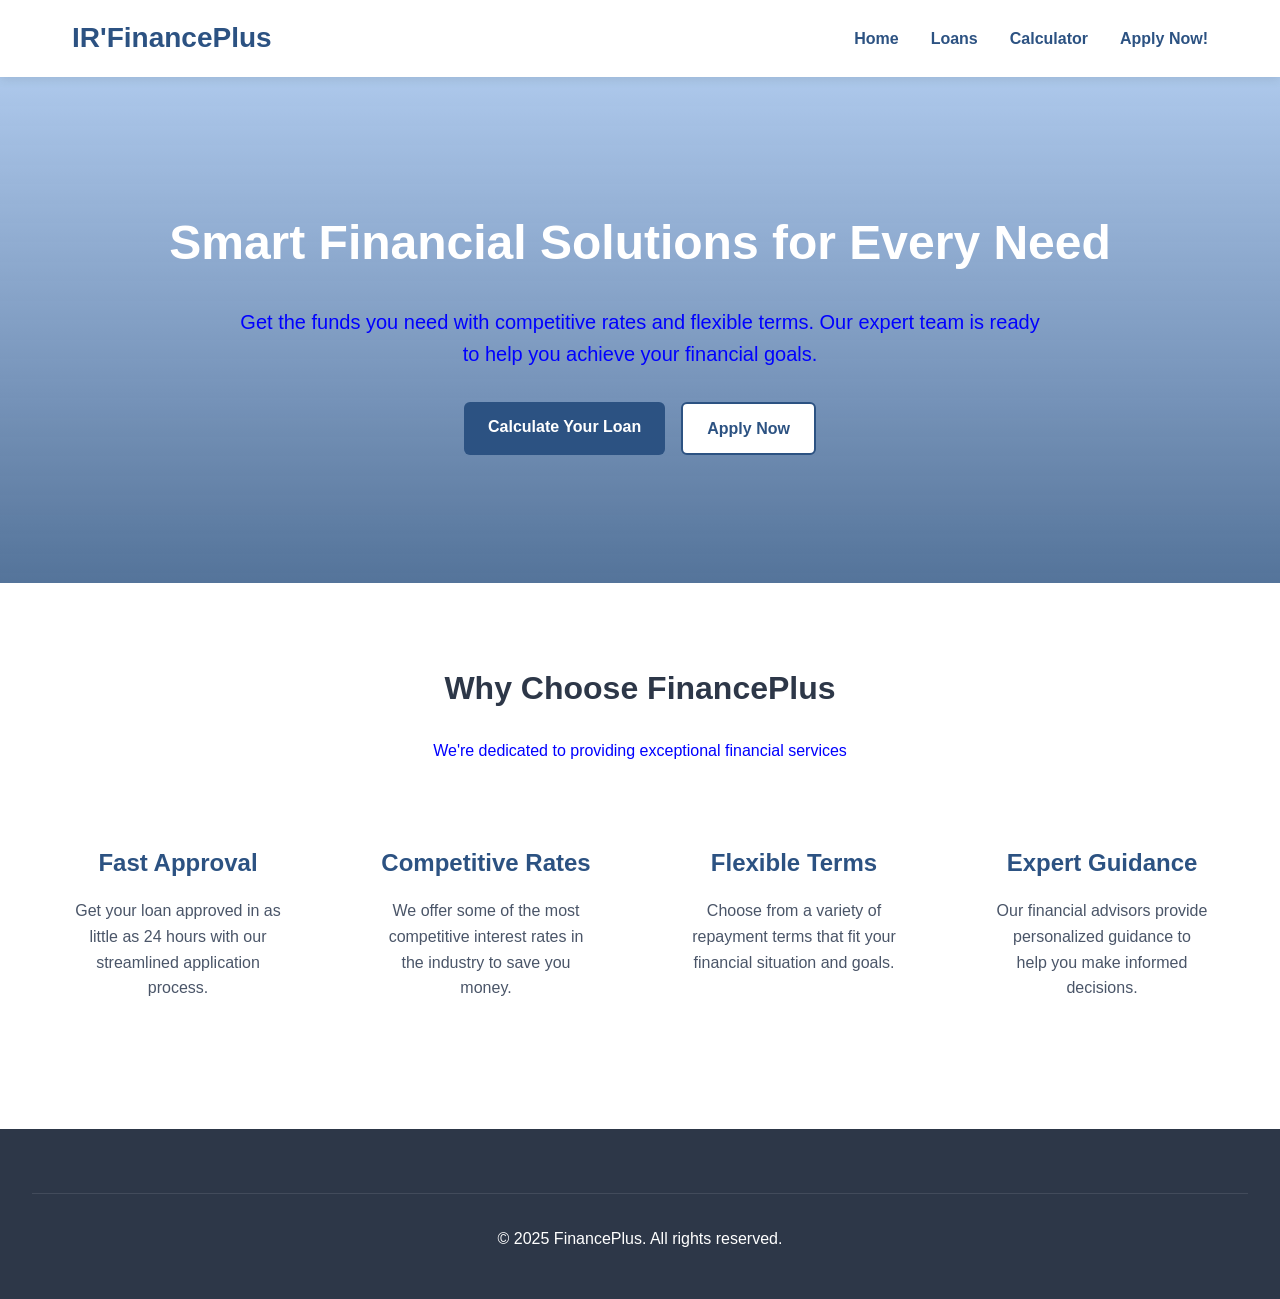
<file: index.html>
<!DOCTYPE html>
<html lang="en">
<head>
    <meta charset="UTF-8">
    <meta name="viewport" content="width=device-width, initial-scale=1.0">
    <title>IR'FinancePlus - Smart Loan Solutions</title>
    <link rel="stylesheet" href="./styles.css">
</head>
<body>
    <!-- Header -->
    <header>
        <nav>
            <div class="logo">IR'FinancePlus</div>
            <ul class="nav-links">
                <li><a href="./index.html">Home</a></li>
                <li><a href="./loans.html">Loans</a></li>
                <li><a href="./calculator.html">Calculator</a></li>
                <li><a href="./apply.html">Apply Now!</a></li>
            </ul>
            <div class="mobile-menu">☰</div>
        </nav>
    </header>

    <!-- Hero Section -->
    <section id="home" class="hero">
        <h1>Smart Financial Solutions for Every Need</h1>
        <p>Get the funds you need with competitive rates and flexible terms. Our expert team is ready to help you achieve your financial goals.</p>
        <div class="hero-btns">
            <a href="#calculator" class="btn">Calculate Your Loan</a>
            <a href="#contact" class="btn btn-light">Apply Now</a>
        </div>
    </section>


    <!-- Features Section -->
    <section id="features" class="features">
        <h2>Why Choose FinancePlus</h2>
        <p>We're dedicated to providing exceptional financial services</p>
        
        <div class="features-list">
            <div class="feature-item">
                <h3>Fast Approval</h3>
                <p>Get your loan approved in as little as 24 hours with our streamlined application process.</p>
            </div>
            
            <div class="feature-item">
                <h3>Competitive Rates</h3>
                <p>We offer some of the most competitive interest rates in the industry to save you money.</p>
            </div>
            
            <div class="feature-item">
                <h3>Flexible Terms</h3>
                <p>Choose from a variety of repayment terms that fit your financial situation and goals.</p>
            </div>
            
            <div class="feature-item">
                <h3>Expert Guidance</h3>
                <p>Our financial advisors provide personalized guidance to help you make informed decisions.</p>
            </div>
        </div>
    </section>

    <!-- Footer -->
    <footer>
        <div class="copyright">
            <p>&copy; 2025 FinancePlus. All rights reserved.</p>
        </div>
    </footer>
    <script src="./script.js"  type="module"></script>
</body>
</html>
</file>
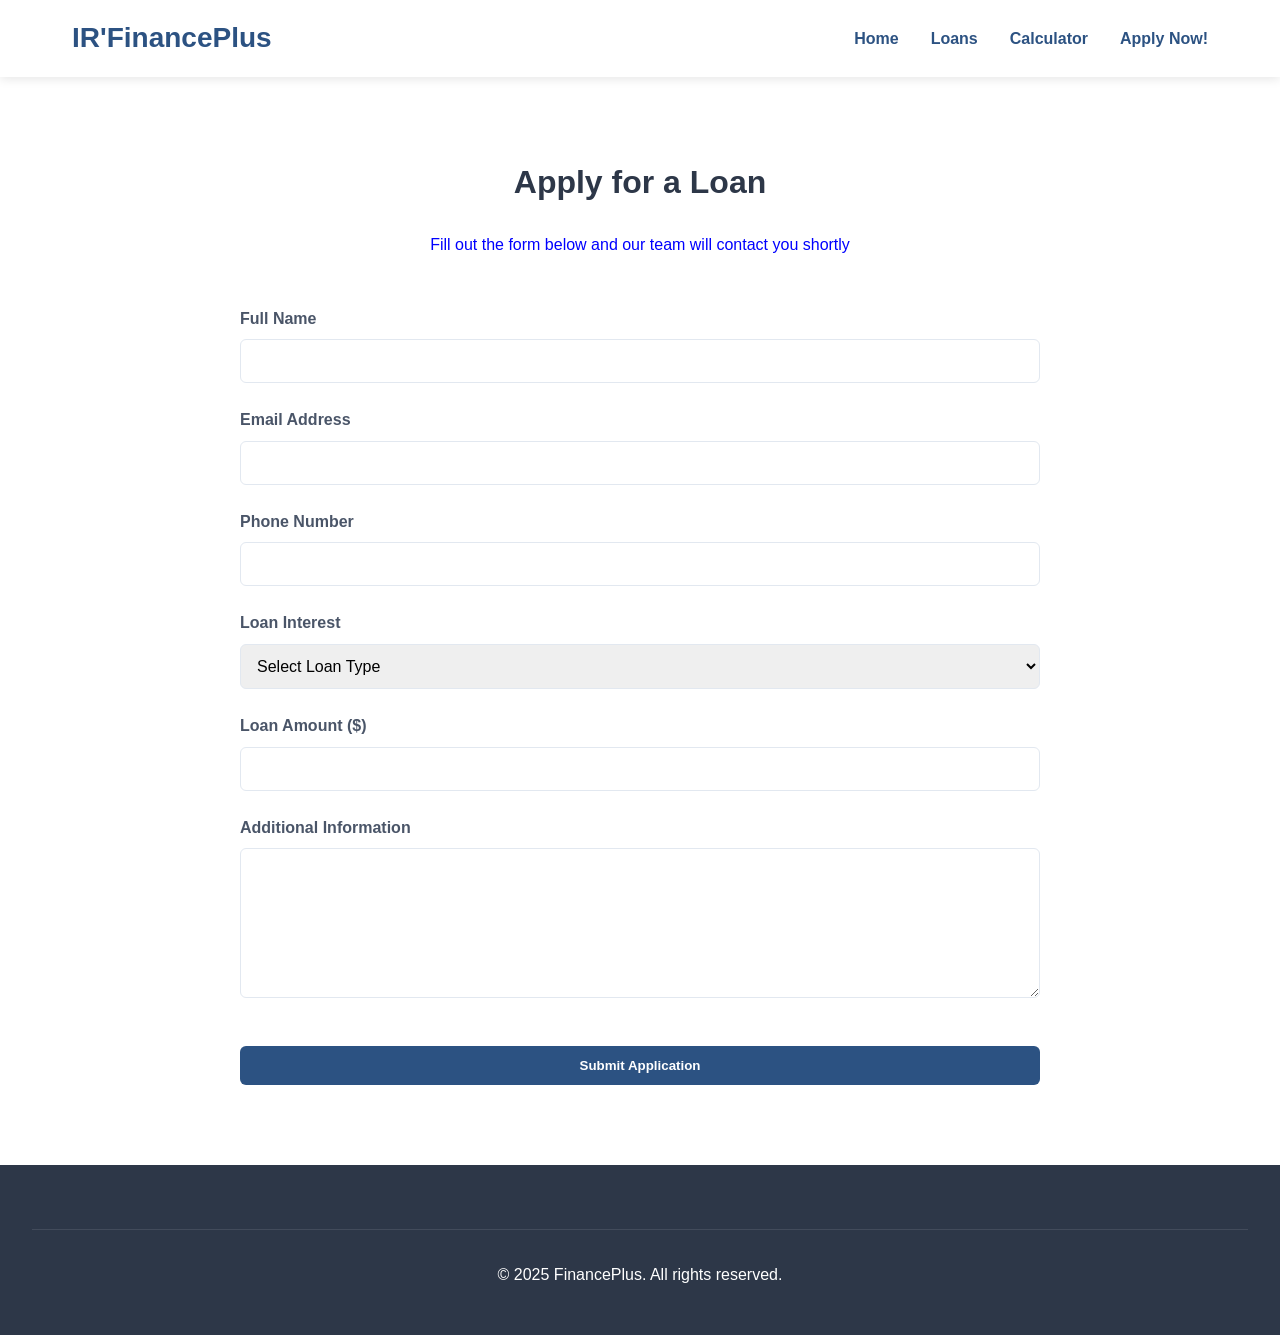
<file: apply.html>
<!DOCTYPE html>
<html lang="en">
<head>
    <meta charset="UTF-8">
    <meta name="viewport" content="width=device-width, initial-scale=1.0">
    <title>IR'FinancePlus - Smart Loan Solutions</title>
    <link rel="stylesheet" href="./styles.css">
</head>
<body>
    <!-- Header -->
    <header>
        <nav>
            <div class="logo">IR'FinancePlus</div>
            <ul class="nav-links">
                <li><a href="./index.html">Home</a></li>
                <li><a href="./loans.html">Loans</a></li>
                <li><a href="./calculator.html">Calculator</a></li>
                <li><a href="./apply.html">Apply Now!</a></li>
            </ul>
            <div class="mobile-menu">☰</div>
        </nav>
    </header>

    <!-- Contact Section -->
<section id="contact">
    <h2>Apply for a Loan</h2>
    <p>Fill out the form below and our team will contact you shortly</p>
    
    <div class="contact-form">
        <form id="loan-application" action="#" method="post">
            <div class="form-group">
                <label for="name">Full Name</label>
                <input type="text" id="name" name="name" required>
            </div>
            
            <div class="form-group">
                <label for="email">Email Address</label>
                <input type="email" id="email" name="email" required>
            </div>
            
            <div class="form-group">
                <label for="phone">Phone Number</label>
                <input type="tel" id="phone" name="phone" required>
            </div>
            
            <div class="form-group">
                <label for="loan-interest">Loan Interest</label>
                <select id="loan-interest" name="loan-interest" required>
                    <option value="">Select Loan Type</option>
                    <option value="mortgage">Mortgage Loan</option>
                    <option value="auto">Auto Loan</option>
                    <option value="business">Business Loan</option>
                    <option value="education">Education Loan</option>
                    <option value="personal">Personal Loan</option>
                    <option value="Gold">Gold Loan Loan</option>
                    <option value="Emergency">Speed Interest Loan</option>
                </select>
            </div>
            
            <div class="form-group">
                <label for="loan-amount-request">Loan Amount ($)</label>
                <input type="number" id="loan-amount-request" name="loan-amount-request" min="1000" required>
            </div>
            
            <div class="form-group">
                <label for="message">Additional Information</label>
                <textarea id="message" name="message"></textarea>
            </div>
            
            <button type="submit" class="btn">Submit Application</button>
        </form>
    </div>
</section>

    <!-- Footer -->
    <footer>
        <div class="copyright">
            <p>&copy; 2025 FinancePlus. All rights reserved.</p>
        </div>
    </footer>
    <script src="./script.js" type="module">
                // Import Firebase modules
                import { initializeApp } from "https://www.gstatic.com/firebasejs/11.4.0/firebase-app.js";
        import { getDatabase, ref, push, set } from "https://www.gstatic.com/firebasejs/11.4.0/firebase-database.js";
    
        // Firebase configuration
        const firebaseConfig = {
            apiKey: "AIzaSyC-7Cjq5NGHIZkC_aNTOxjTVLtIQb-NXVI",
            authDomain: "oaara-fy-project-2025.firebaseapp.com",
            databaseURL: "https://oaara-fy-project-2025-default-rtdb.asia-southeast1.firebasedatabase.app",
            projectId: "oaara-fy-project-2025",
            storageBucket: "oaara-fy-project-2025.appspot.com",
            messagingSenderId: "991601225781",
            appId: "1:991601225781:web:08d6c8b07ae6e1a86e417c",
            measurementId: "G-CQL83CNEJ2"
        };
    
        // Initialize Firebase
        const app = initializeApp(firebaseConfig);
        const database = getDatabase(app);
    
        // Form submission handler
        document.getElementById("loan-application").addEventListener("submit", async function(event) {
            event.preventDefault(); // Prevent default form submission
    
            // Get form values
            const name = document.getElementById("name").value.trim();
            const email = document.getElementById("email").value.trim();
            const phone = document.getElementById("phone").value.trim();
            const loanInterest = document.getElementById("loan-interest").value.trim();
            const loanAmount = document.getElementById("loan-amount-request").value.trim();
            const message = document.getElementById("message").value.trim();
    
            // Validate fields
            if (!name || !email || !phone || !loanInterest || !loanAmount) {
                alert("Please fill in all required fields.");
                return;
            }
    
            // Reference to Firebase Database
            const loanApplicationsRef = ref(database, "loan-applications");
            const newApplicationRef = push(loanApplicationsRef); // Create a unique entry
    
            try {
                await set(newApplicationRef, {
                    name,
                    email,
                    phone,
                    loanInterest,
                    loanAmount,
                    message,
                    timestamp: new Date().toISOString()
                });
    
                alert("Application submitted successfully!");
                document.getElementById("loan-application").reset(); // Clear form
            } catch (error) {
                console.error("Error submitting application: ", error);
                alert("Failed to submit application. Please try again.");
            }
        });
    </script>    
</body>
</html>
</file>
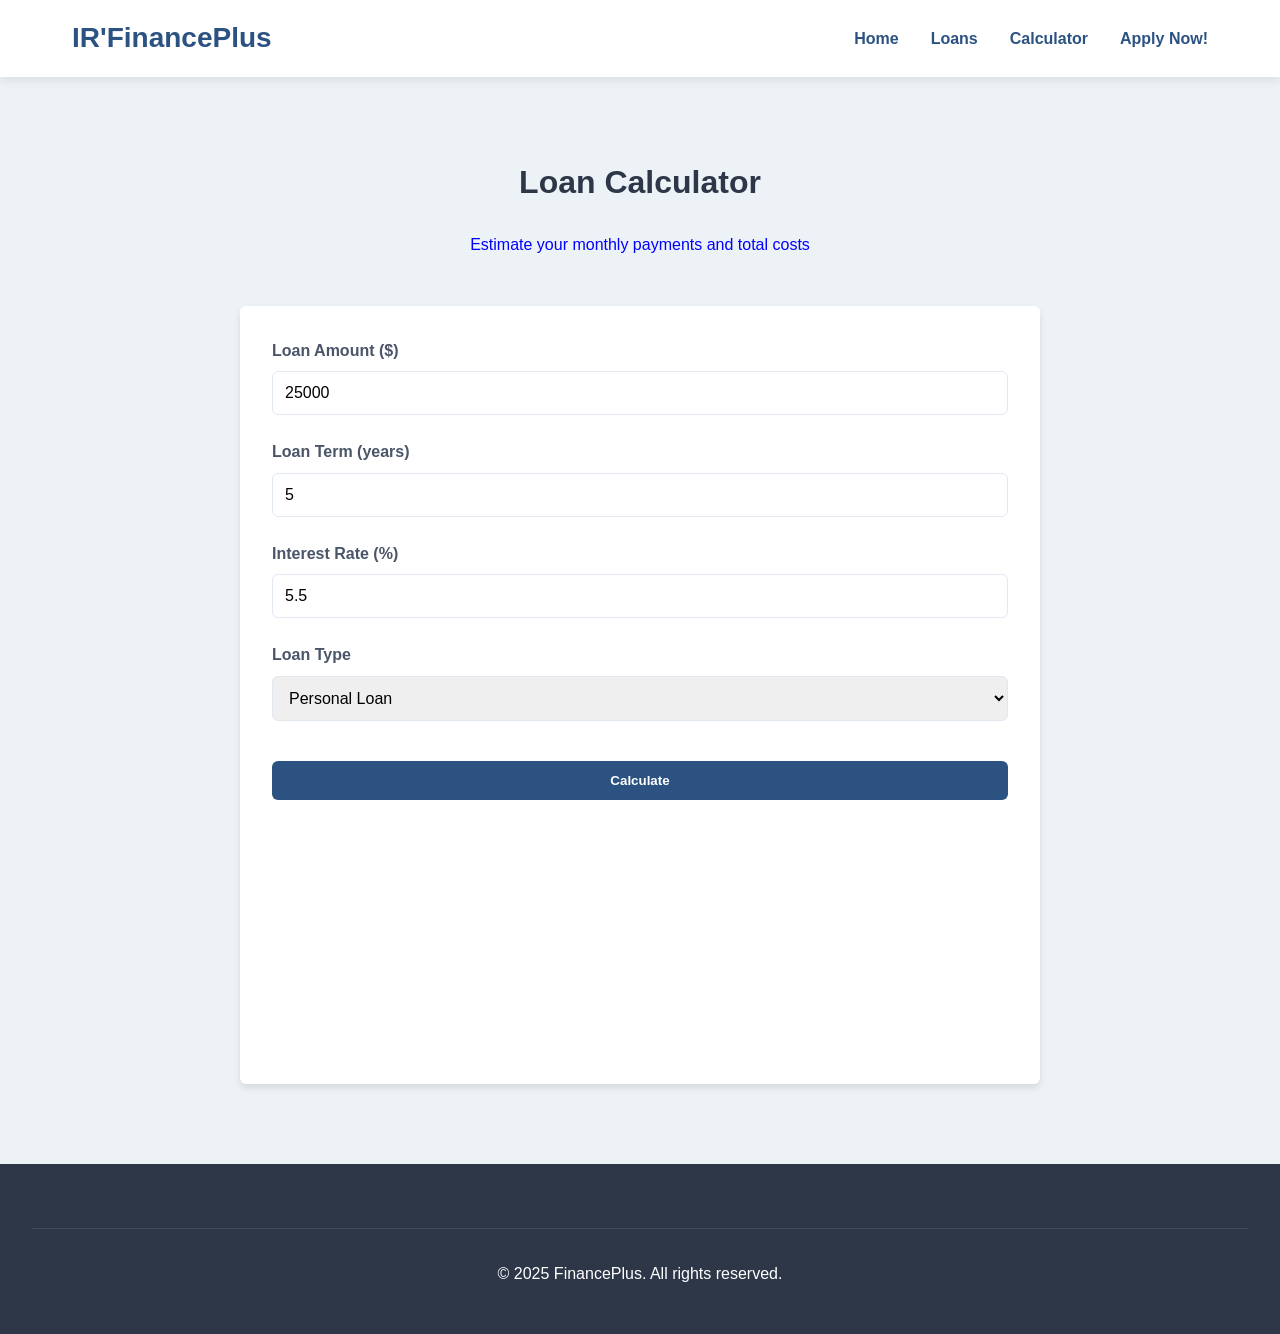
<file: calculator.html>
<!DOCTYPE html>
<html lang="en">
<head>
    <meta charset="UTF-8">
    <meta name="viewport" content="width=device-width, initial-scale=1.0">
    <title>IR'FinancePlus - Smart Loan Solutions</title>
    <link rel="stylesheet" href="./styles.css">
</head>
<body>
    <!-- Header -->
    <header>
        <nav>
            <div class="logo">IR'FinancePlus</div>
            <ul class="nav-links">
                <li><a href="./index.html">Home</a></li>
                <li><a href="./loans.html">Loans</a></li>
                <li><a href="./calculator.html">Calculator</a></li>
                <li><a href="./apply.html">Apply Now!</a></li>
            </ul>
            <div class="mobile-menu">☰</div>
        </nav>
    </header>

    <!-- Calculator Section -->
    <section id="calculator">
        <h2>Loan Calculator</h2>
        <p>Estimate your monthly payments and total costs</p>
        
        <div class="calculator">
            <div class="form-group">
                <label for="loan-amount">Loan Amount ($)</label>
                <input type="number" id="loan-amount" min="1000" value="25000">
            </div>
            
            <div class="form-group">
                <label for="loan-term">Loan Term (years)</label>
                <input type="number" id="loan-term" min="1" max="30" value="5">
            </div>
            
            <div class="form-group">
                <label for="interest-rate">Interest Rate (%)</label>
                <input type="number" id="interest-rate" min="0.1" step="0.1" value="5.5">
            </div>
            
            <div class="form-group">
                <label for="loan-type">Loan Type</label>
                <select id="loan-type">
                    <option value="personal">Personal Loan</option>
                    <option value="mortgage">Mortgage</option>
                    <option value="auto">Auto Loan</option>
                    <option value="business">Business Loan</option>
                    <option value="education">Education Loan</option>
                </select>
            </div>
            
            <button type="button" id="calculate-btn" class="btn">Calculate</button>
            
            <div class="calculator-result" id="result">
                <h3>Your Loan Summary</h3>
                <div class="result-item">
                    <span>Monthly Payment:</span>
                    <span id="monthly-payment">$0</span>
                </div>
                <div class="result-item">
                    <span>Total Payment:</span>
                    <span id="total-payment">$0</span>
                </div>
                <div class="result-item">
                    <span>Total Interest:</span>
                    <span id="total-interest">$0</span>
                </div>
            </div>
        </div>
    </section>

    <!-- Footer -->
    <footer>
        <div class="copyright">
            <p>&copy; 2025 FinancePlus. All rights reserved.</p>
        </div>
    </footer>
    <script src="./script.js"  type="module"></script>
</body>
</html>
</file>
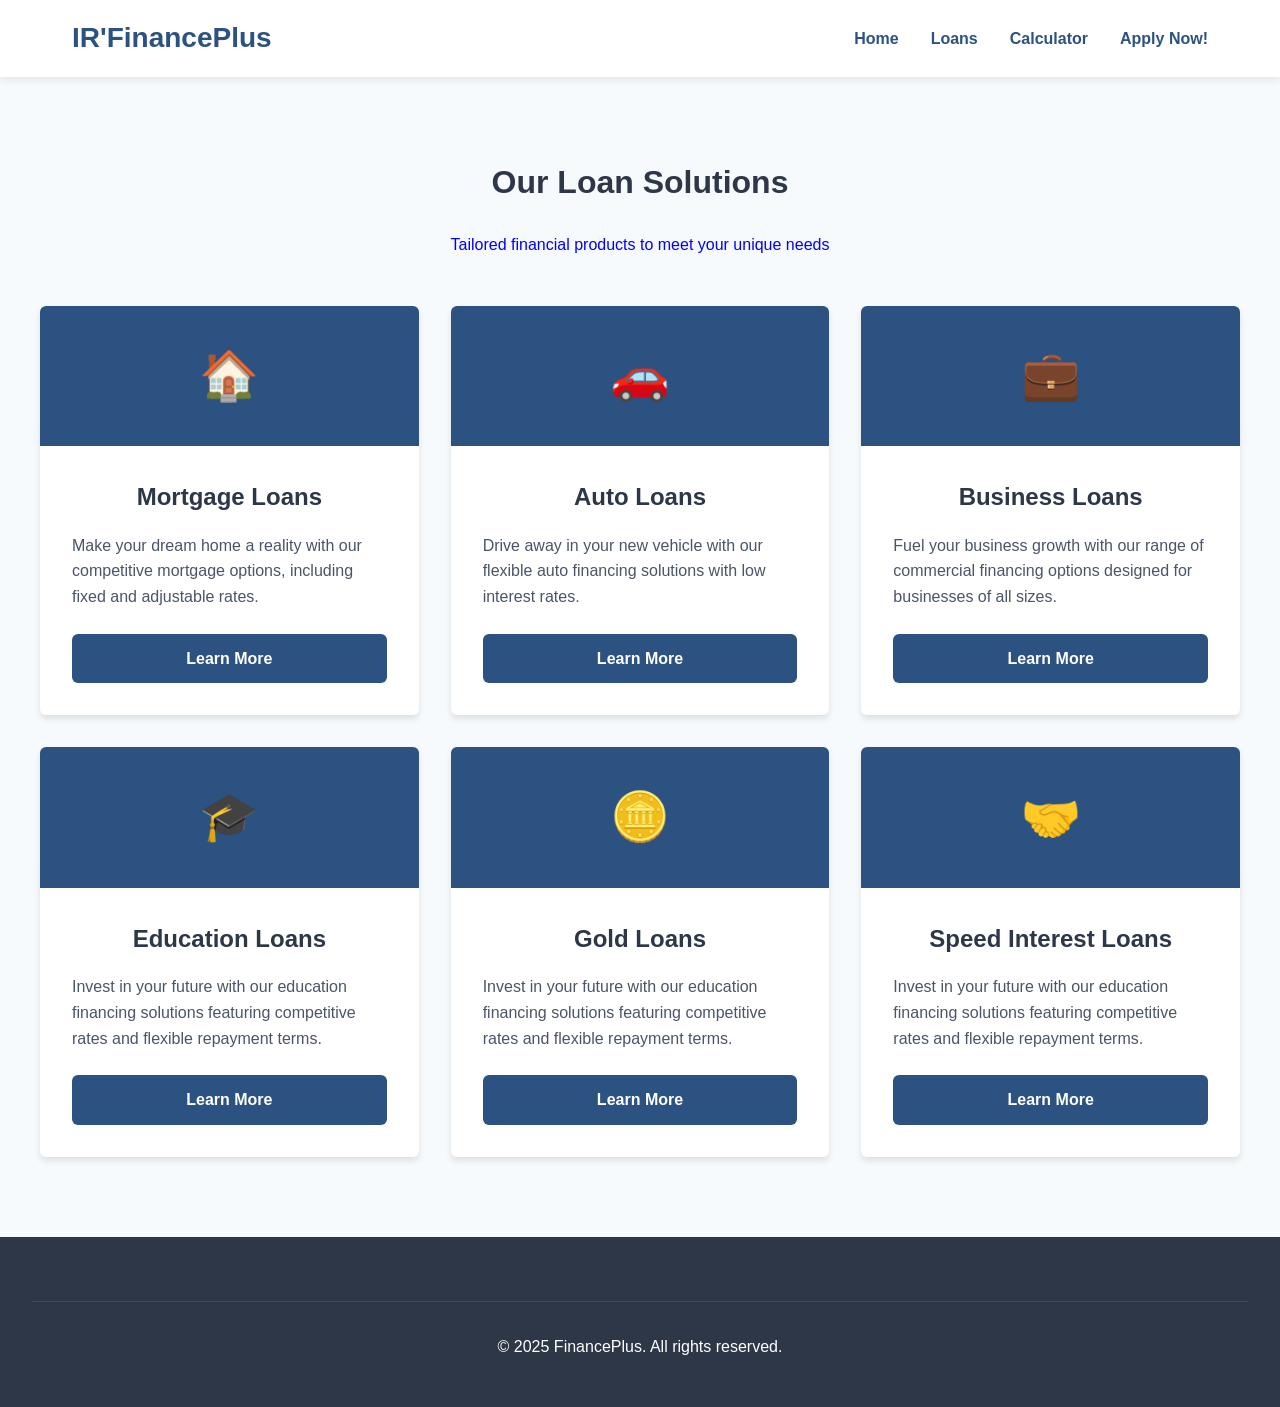
<file: loans.html>
<!DOCTYPE html>
<html lang="en">
<head>
    <meta charset="UTF-8">
    <meta name="viewport" content="width=device-width, initial-scale=1.0">
    <title>IR'FinancePlus - Smart Loan Solutions</title>
    <link rel="stylesheet" href="./styles.css">
</head>
<body>
    <!-- Header -->
    <header>
        <nav>
            <div class="logo">IR'FinancePlus</div>
            <ul class="nav-links">
                <li><a href="./index.html">Home</a></li>
                <li><a href="./loans.html">Loans</a></li>
                <li><a href="./calculator.html">Calculator</a></li>
                <li><a href="./apply.html">Apply Now!</a></li>
            </ul>
            <div class="mobile-menu">☰</div>
        </nav>
    </header>

    <!-- Services Section -->
    <section id="services">
        <h2>Our Loan Solutions</h2>
        <p>Tailored financial products to meet your unique needs</p>
        
        <div class="services-grid">
            <div class="service-card">
                <div class="service-icon">🏠</div>
                <div class="service-content">
                    <h3>Mortgage Loans</h3>
                    <p>Make your dream home a reality with our competitive mortgage options, including fixed and adjustable rates.</p>
                    <a href="#contact" class="btn">Learn More</a>
                </div>
            </div>
            
            <div class="service-card">
                <div class="service-icon">🚗</div>
                <div class="service-content">
                    <h3>Auto Loans</h3>
                    <p>Drive away in your new vehicle with our flexible auto financing solutions with low interest rates.</p>
                    <a href="#contact" class="btn">Learn More</a>
                </div>
            </div>
            
            <div class="service-card">
                <div class="service-icon">💼</div>
                <div class="service-content">
                    <h3>Business Loans</h3>
                    <p>Fuel your business growth with our range of commercial financing options designed for businesses of all sizes.</p>
                    <a href="#contact" class="btn">Learn More</a>
                </div>
            </div>
            
            <div class="service-card">
                <div class="service-icon">🎓</div>
                <div class="service-content">
                    <h3>Education Loans</h3>
                    <p>Invest in your future with our education financing solutions featuring competitive rates and flexible repayment terms.</p>
                    <a href="#contact" class="btn">Learn More</a>
                </div>
            </div>

            <div class="service-card">
                <div class="service-icon">🪙</div>
                <div class="service-content">
                    <h3>Gold Loans</h3>
                    <p>Invest in your future with our education financing solutions featuring competitive rates and flexible repayment terms.</p>
                    <a href="#contact" class="btn">Learn More</a>
                </div>
            </div>

            <div class="service-card">
                <div class="service-icon">🤝</div>
                <div class="service-content">
                    <h3>Speed Interest Loans</h3>
                    <p>Invest in your future with our education financing solutions featuring competitive rates and flexible repayment terms.</p>
                    <a href="#contact" class="btn">Learn More</a>
                </div>
            </div>
        </div>
    </section>

    <!-- Footer -->
    <footer>
        <div class="copyright">
            <p>&copy; 2025 FinancePlus. All rights reserved.</p>
        </div>
    </footer>
    <script src="./script.js"  type="module"></script>
</body>
</html>
</file>
<file: styles.css>
/* Global Styles */
* {
    margin: 0;
    padding: 0;
    box-sizing: border-box;
    font-family: 'Arial', sans-serif;
}

:root {
    --primary-color: #2c5282;
    --secondary-color: #4299e1;
    --accent-color: #fbd38d;
    --dark-color: #2d3748;
    --light-color: #f7fafc;
    --success-color: #48bb78;
    --danger-color: #f56565;
    --text-color: #4a5568;
    --border-color: #e2e8f0;
    --border-radius: 6px;
    --box-shadow: 0 4px 6px rgba(0, 0, 0, 0.1);
}

body {
    color: var(--text-color);
    background-color: var(--light-color);
    line-height: 1.6;
}

h1, h2, h3, h4, h5, h6 {
    color: var(--dark-color);
    margin-bottom: 1rem;
    font-weight: 700;
}

h1 {
    font-size: 2.5rem;
}

h2 {
    font-size: 2rem;
    text-align: center;
    margin-bottom: 1.5rem;
}

h3 {
    font-size: 1.5rem;
}

p {
    margin-bottom: 1rem;
}

a {
    text-decoration: none;
    color: var(--primary-color);
    transition: color 0.3s ease;
}

a:hover {
    color: var(--secondary-color);
}

section {
    padding: 5rem 2rem;
}

section > p {
    text-align: center;
    margin-bottom: 3rem;
    max-width: 800px;
    margin-left: auto;
    margin-right: auto;
    color:blue;
}

.btn {
    display: inline-block;
    padding: 0.75rem 1.5rem;
    background-color: var(--primary-color);
    color: white;
    border-radius: var(--border-radius);
    border: none;
    cursor: pointer;
    font-weight: 600;
    transition: all 0.3s ease;
    text-align: center;
}

.btn:hover {
    background-color: var(--secondary-color);
    color: white;
    transform: translateY(-2px);
    box-shadow: var(--box-shadow);
}

.btn-light {
    background-color: white;
    color: var(--primary-color);
    border: 2px solid var(--primary-color);
}

.btn-light:hover {
    background-color: var(--light-color);
    color: var(--secondary-color);
    border-color: var(--secondary-color);
}

/* Header & Navigation */
header {
    background-color: white;
    box-shadow: 0 2px 10px rgba(0, 0, 0, 0.1);
    position: sticky;
    top: 0;
    z-index: 100;
}

nav {
    display: flex;
    justify-content: space-between;
    align-items: center;
    padding: 1rem 2rem;
    max-width: 1200px;
    margin: 0 auto;
}

.logo {
    font-size: 1.75rem;
    font-weight: 700;
    color: var(--primary-color);
}

.nav-links {
    display: flex;
    list-style: none;
}

.nav-links li {
    margin-left: 2rem;
}

.nav-links a {
    font-weight: 600;
    position: relative;
}

.nav-links a::after {
    content: '';
    position: absolute;
    bottom: -5px;
    left: 0;
    width: 0;
    height: 2px;
    background-color: var(--secondary-color);
    transition: width 0.3s ease;
}

.nav-links a:hover::after {
    width: 100%;
}

.mobile-menu {
    display: none;
    font-size: 1.5rem;
    cursor: pointer;
}

/* Hero Section */
.hero {
    background: linear-gradient(rgba(165, 195, 233, 0.9), rgba(44, 82, 130, 0.8)), url('https://images.unsplash.com/photo-1450101499163-c8848c66ca85?crop=entropy&cs=tinysrgb&fit=max&fm=jpg&ixid=MnwxMjA3fDB8MHxwaG90by1wYWdlfHx8fGVufDB8fHx8&ixlib=rb-1.2.1&q=80&w=1080') center/cover no-repeat;
    color: white;
    text-align: center;
    padding: 8rem 2rem;
}

.hero h1 {
    color: white;
    margin-bottom: 1.5rem;
    font-size: 3rem;
}

.hero p {
    max-width: 800px;
    margin: 0 auto 2rem;
    font-size: 1.25rem;
}

.hero-btns {
    display: flex;
    justify-content: center;
    gap: 1rem;
}

/* Services Section */
.services-grid {
    display: grid;
    grid-template-columns: repeat(auto-fit, minmax(280px, 1fr));
    gap: 2rem;
    max-width: 1200px;
    margin: 0 auto;
}

.service-card {
    background-color: white;
    border-radius: var(--border-radius);
    overflow: hidden;
    box-shadow: var(--box-shadow);
    transition: transform 0.3s ease;
}

.service-card:hover {
    transform: translateY(-10px);
}

.service-icon {
    font-size: 3rem;
    text-align: center;
    padding: 2rem 0;
    background-color: var(--primary-color);
    color: white;
}

.service-content {
    padding: 2rem;
}

.service-content h3 {
    margin-bottom: 1rem;
    text-align: center;
}

.service-content p {
    margin-bottom: 1.5rem;
    color: var(--text-color);
}

.service-content .btn {
    width: 100%;
}

/* Calculator Section */
#calculator {
    background-color: #edf2f7;
}

.calculator {
    max-width: 800px;
    margin: 0 auto;
    background-color: white;
    padding: 2rem;
    border-radius: var(--border-radius);
    box-shadow: var(--box-shadow);
}

.form-group {
    margin-bottom: 1.5rem;
}

.form-group label {
    display: block;
    margin-bottom: 0.5rem;
    font-weight: 600;
}

.form-group input,
.form-group select,
.form-group textarea {
    width: 100%;
    padding: 0.75rem;
    border: 1px solid var(--border-color);
    border-radius: var(--border-radius);
    font-size: 1rem;
}

.form-group input:focus,
.form-group select:focus,
.form-group textarea:focus {
    outline: none;
    border-color: var(--secondary-color);
    box-shadow: 0 0 0 2px rgba(66, 153, 225, 0.2);
}

.calculator-result {
    margin-top: 2rem;
    padding-top: 2rem;
    border-top: 1px solid var(--border-color);
}

.result-item {
    display: flex;
    justify-content: space-between;
    margin-bottom: 1rem;
    font-size: 1.1rem;
}

.result-item span:first-child {
    font-weight: 600;
}

#calculate-btn {
    width: 100%;
    margin-top: 1rem;
}

/* Features Section */
.features {
    background-color: white;
}

.features-list {
    display: grid;
    grid-template-columns: repeat(auto-fit, minmax(250px, 1fr));
    gap: 2rem;
    max-width: 1200px;
    margin: 0 auto;
}

.feature-item {
    text-align: center;
    padding: 2rem;
    border-radius: var(--border-radius);
    transition: all 0.3s ease;
}

.feature-item:hover {
    background-color: #f7fafc;
    box-shadow: var(--box-shadow);
}

.feature-item h3 {
    margin-bottom: 1rem;
    color: var(--primary-color);
}

/* Testimonials Section */
#testimonials {
    background-color: #edf2f7;
}

.testimonials-slider {
    max-width: 800px;
    margin: 0 auto;
}

.testimonial {
    background-color: white;
    padding: 2.5rem;
    border-radius: var(--border-radius);
    box-shadow: var(--box-shadow);
    text-align: center;
}

.testimonial-text {
    font-style: italic;
    font-size: 1.1rem;
    margin-bottom: 1.5rem;
}

.testimonial-author {
    font-weight: 600;
    color: var(--primary-color);
}

/* Contact Section */
#contact {
    background-color: white;
}

.contact-form {
    max-width: 800px;
    margin: 0 auto;
}

.contact-form textarea {
    height: 150px;
    resize: vertical;
}

.contact-form .btn {
    width: 100%;
    margin-top: 1rem;
}

/* Footer */
footer {
    background-color: var(--dark-color);
    color: white;
    padding: 4rem 2rem 2rem;
}

.footer-grid {
    display: grid;
    grid-template-columns: repeat(auto-fit, minmax(250px, 1fr));
    gap: 2rem;
    max-width: 1200px;
    margin: 0 auto 3rem;
}

.footer-column h3 {
    color: white;
    margin-bottom: 1.5rem;
    position: relative;
    padding-bottom: 0.75rem;
}

.footer-column h3::after {
    content: '';
    position: absolute;
    bottom: 0;
    left: 0;
    width: 50px;
    height: 2px;
    background-color: var(--secondary-color);
}

.footer-links,
.social-links {
    list-style: none;
}

.footer-links li,
.social-links li {
    margin-bottom: 0.75rem;
}

.footer-links a,
.social-links a {
    color: #cbd5e0;
    transition: color 0.3s ease;
}

.footer-links a:hover,
.social-links a:hover {
    color: white;
}

.social-links {
    display: flex;
    gap: 1rem;
    margin-top: 1.5rem;
}

.copyright {
    text-align: center;
    padding-top: 2rem;
    border-top: 1px solid rgba(255, 255, 255, 0.1);
}

/* Responsive Design */
@media (max-width: 768px) {
    h1 {
        font-size: 2rem;
    }
    
    h2 {
        font-size: 1.75rem;
    }
    
    .nav-links {
        display: none;
    }
    
    .mobile-menu {
        display: block;
    }
    
    .hero {
        padding: 6rem 1rem;
    }
    
    .hero-btns {
        flex-direction: column;
        gap: 1rem;
    }
    
    section {
        padding: 4rem 1rem;
    }
    
    .service-card {
        max-width: 400px;
        margin: 0 auto;
    }
}

@media (max-width: 480px) {
    h1 {
        font-size: 1.75rem;
    }
    
    h2 {
        font-size: 1.5rem;
    }
    
    .hero p {
        font-size: 1rem;
    }
}
</file>
